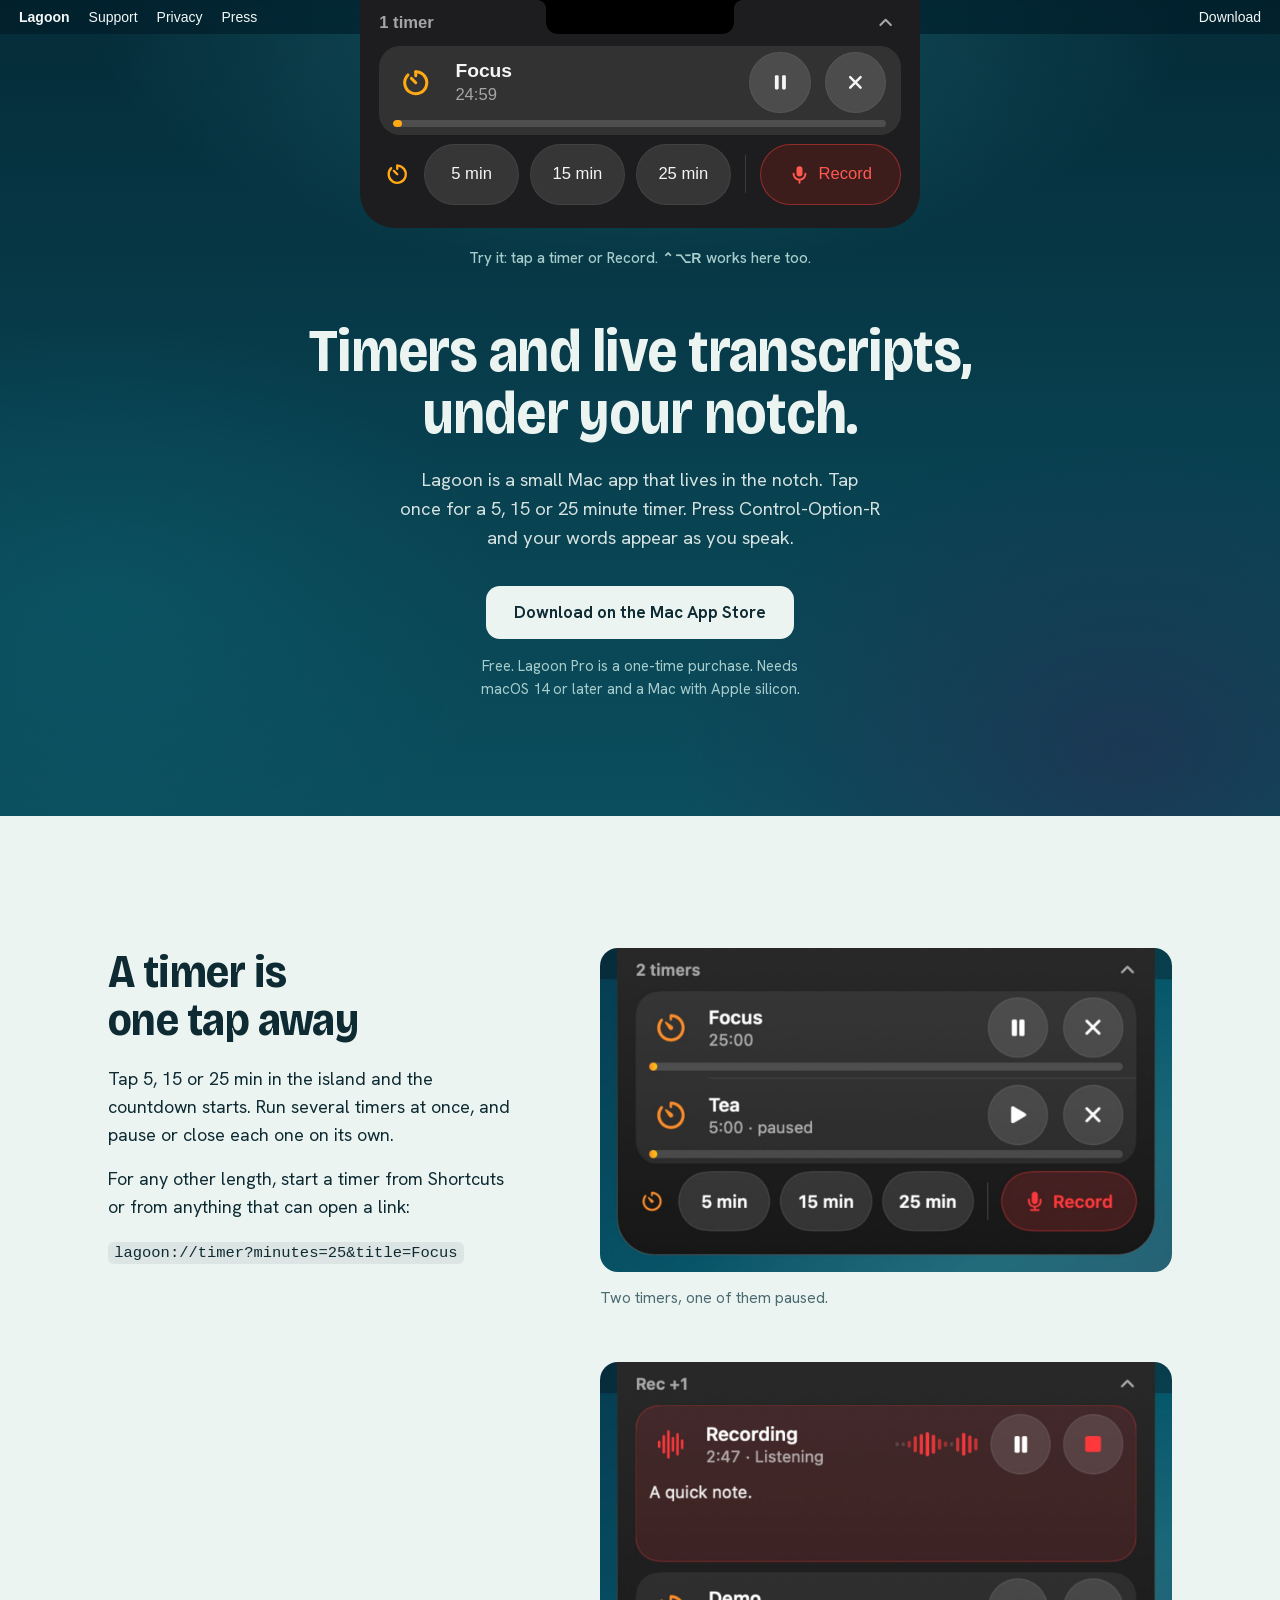
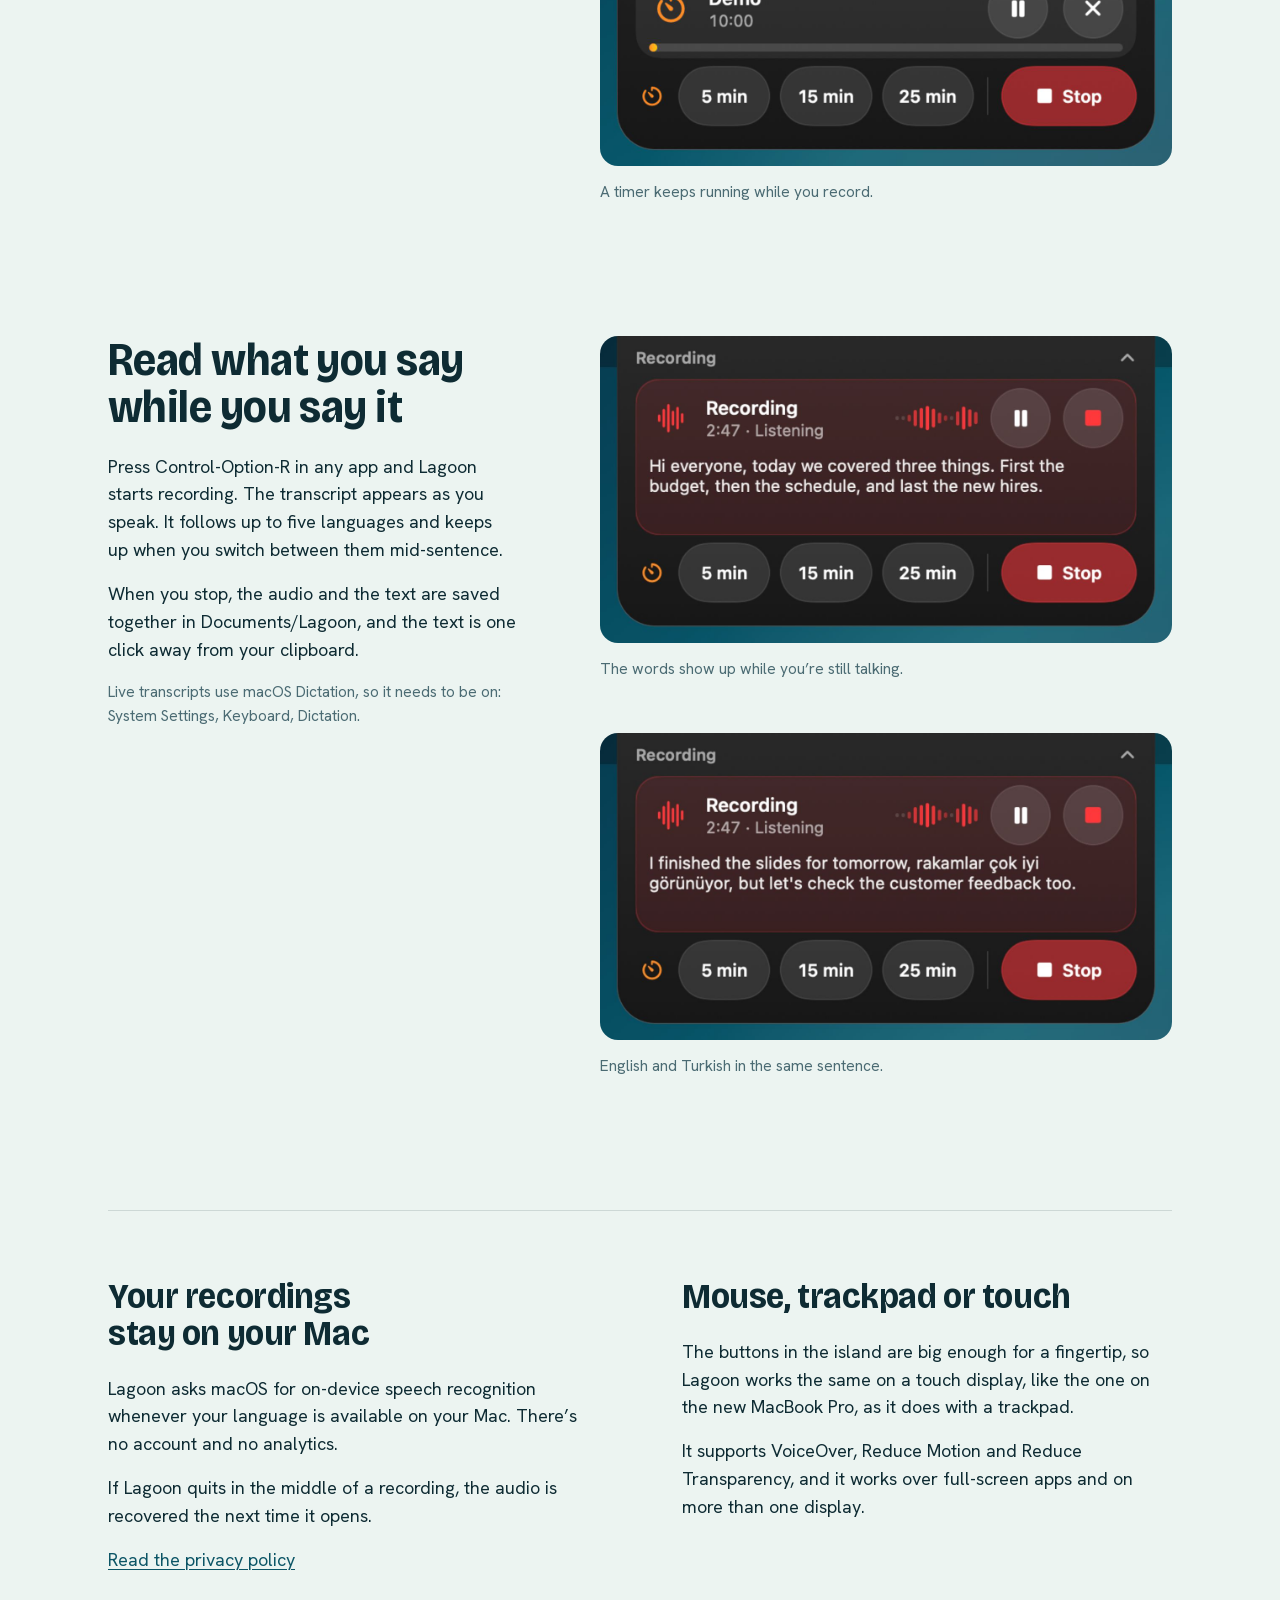
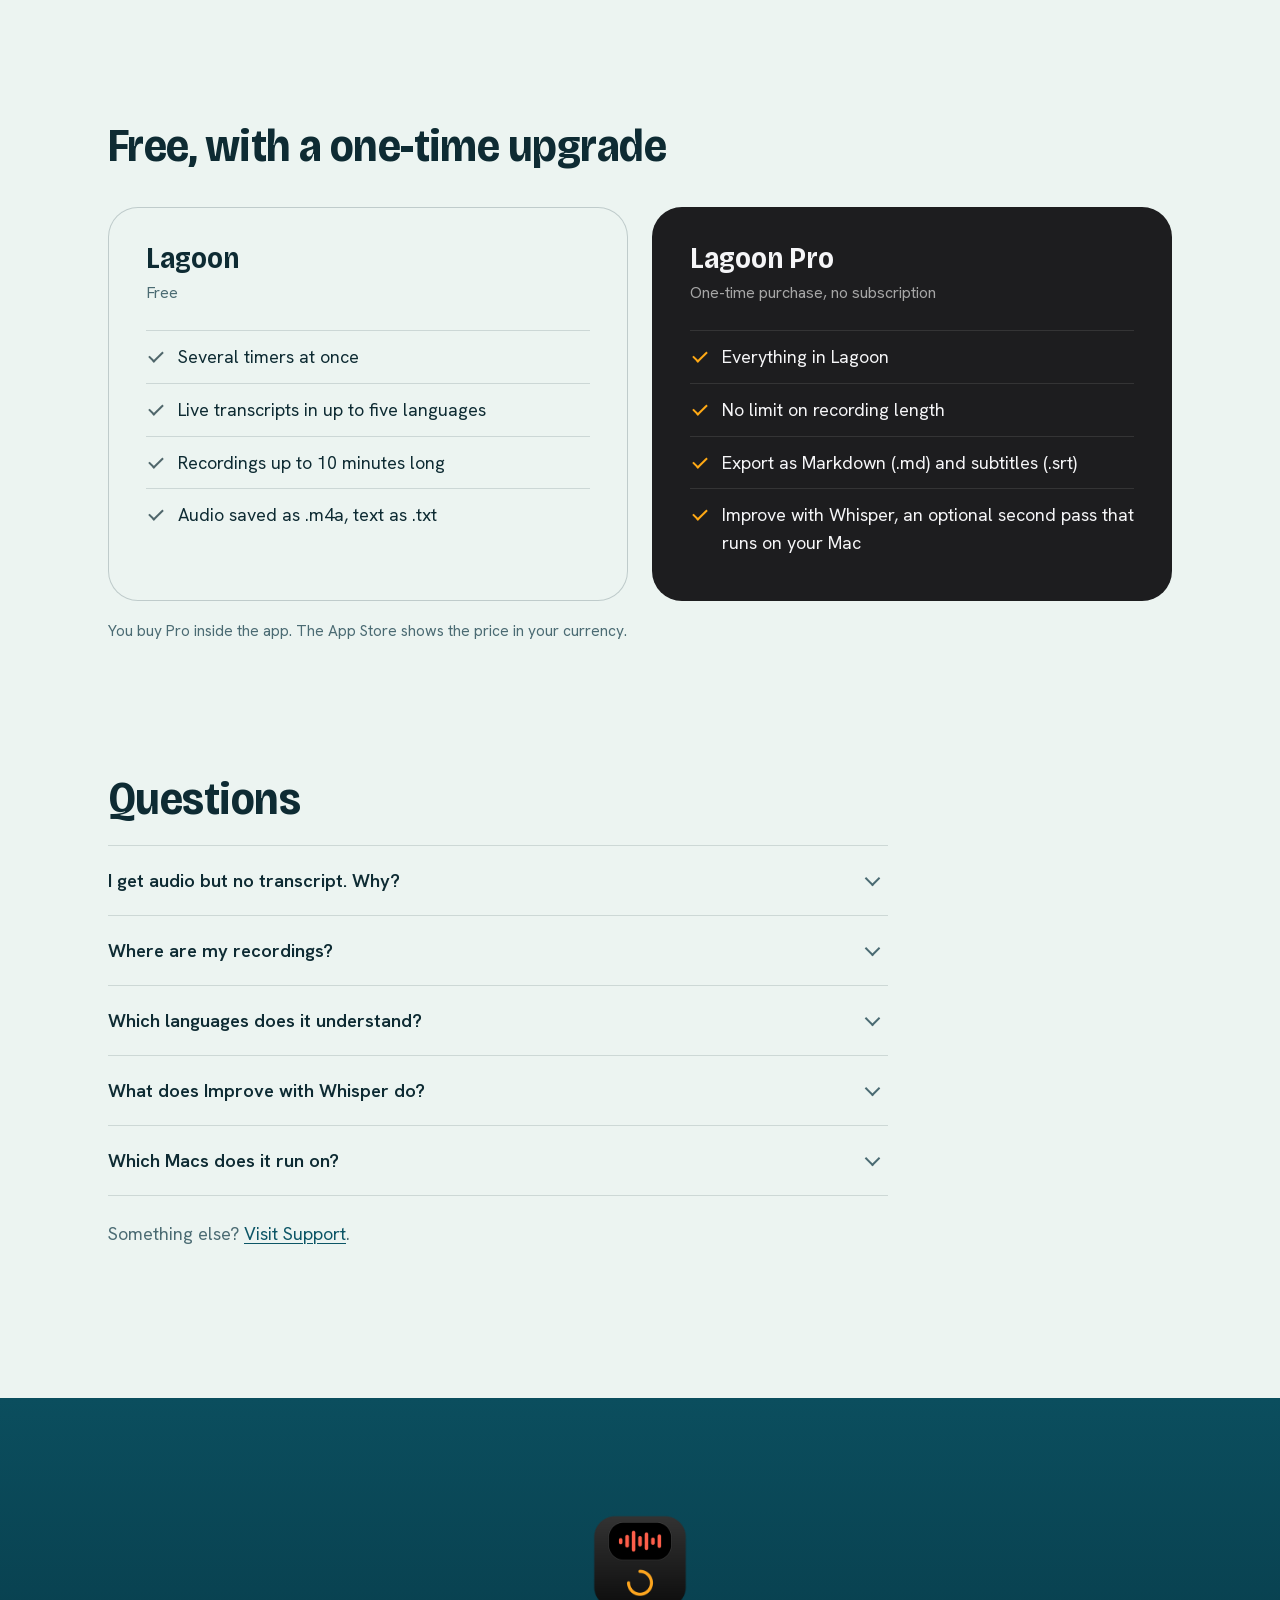
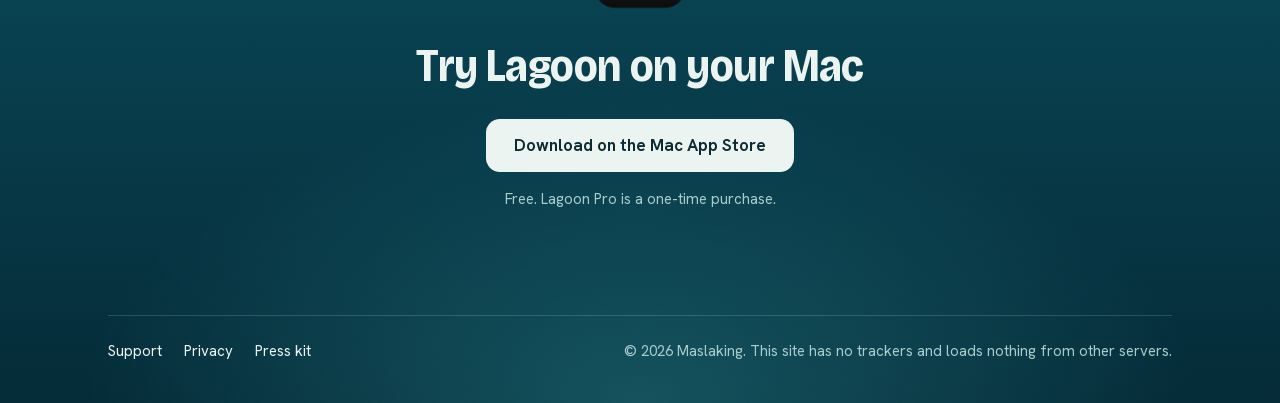
<file: index.html>
<!doctype html>
<html lang="en">
<head>
<meta charset="utf-8">
<meta name="viewport" content="width=device-width, initial-scale=1">
<title>Lagoon: timers and live transcripts in your Mac’s notch</title>
<meta name="description" content="Lagoon is a free Mac app that lives in the notch: one-tap timers, and recordings with a live transcript in up to five languages, saved on your Mac.">
<link rel="canonical" href="https://drghostling.github.io/lagoon-site/">
<meta name="theme-color" content="#052B38">
<link rel="icon" type="image/png" sizes="64x64" href="img/favicon-64.png">
<link rel="apple-touch-icon" href="img/apple-touch-icon.png">
<meta property="og:type" content="website">
<meta property="og:site_name" content="Lagoon">
<meta property="og:title" content="Lagoon: timers and live transcripts in your Mac’s notch">
<meta property="og:description" content="One-tap timers, and recordings with a live transcript in up to five languages. Free on the Mac App Store.">
<meta property="og:url" content="https://drghostling.github.io/lagoon-site/">
<meta property="og:image" content="https://drghostling.github.io/lagoon-site/img/og.jpg">
<meta property="og:image:width" content="1200">
<meta property="og:image:height" content="630">
<meta property="og:image:alt" content="Lagoon’s island under the Mac notch, showing a live transcript that mixes English and Turkish">
<meta name="twitter:card" content="summary_large_image">
<link rel="preload" href="fonts/bricolage-grotesque-latin.woff2" as="font" type="font/woff2" crossorigin>
<link rel="stylesheet" href="styles.css">
<script type="application/ld+json">{"@context":"https://schema.org","@type":"SoftwareApplication","name":"Lagoon: Notch Timer & Notes","operatingSystem":"macOS 14 or later","url":"https://drghostling.github.io/lagoon-site/","downloadUrl":"https://apps.apple.com/app/lagoon-notch-timer-notes/id6828983918?mt=12","offers":{"@type":"Offer","price":"0","priceCurrency":"USD"}}</script>
</head>
<body class="has-island">
<a class="skip" href="#main">Skip to content</a>
<div class="notch" aria-hidden="true"></div>
<header class="menubar">
  <nav aria-label="Site">
    <a class="app" href="./" aria-current="page">Lagoon</a>
    <a href="support.html">Support</a>
    <a href="privacy.html">Privacy</a>
    <a href="press.html">Press</a>
  </nav>
  <a href="https://apps.apple.com/app/lagoon-notch-timer-notes/id6828983918?mt=12">Download</a>
</header>

<main id="main">
<section class="hero on-dark" data-dark aria-labelledby="hero-h">
  <div class="island" id="island" role="group" aria-label="Lagoon, working demo">
    <div class="i-inner">
      <div class="i-head"><span id="i-label">1 timer</span><svg viewBox="0 0 24 24" aria-hidden="true" focusable="false"><path d="M5.5 15l6.5-6.5 6.5 6.5" fill="none" stroke="currentColor" stroke-width="2.6" stroke-linecap="round" stroke-linejoin="round"/></svg></div>
      <div class="i-list" id="i-list"><div class="group"><div class="t-row"><div class="t-main"><svg viewBox="0 0 24 24" aria-hidden="true" focusable="false" class="glyph"><path d="M12 3.6a8.4 8.4 0 1 1-5.94 2.46" fill="none" stroke="currentColor" stroke-width="2.3" stroke-linecap="round"/><path d="M12 3.6v3.1M12 12 8.7 8.7" fill="none" stroke="currentColor" stroke-width="2.3" stroke-linecap="round"/></svg><div><div class="t-title">Focus</div><div class="t-sub">25:00</div></div><div class="btns"><button type="button" class="ib" aria-label="Pause Focus"><svg viewBox="0 0 24 24" aria-hidden="true" focusable="false"><rect x="6.2" y="4.5" width="4" height="15" rx="1.2" fill="currentColor"/><rect x="13.8" y="4.5" width="4" height="15" rx="1.2" fill="currentColor"/></svg></button><button type="button" class="ib" aria-label="Close Focus"><svg viewBox="0 0 24 24" aria-hidden="true" focusable="false"><path d="M6.5 6.5l11 11M17.5 6.5l-11 11" fill="none" stroke="currentColor" stroke-width="2.6" stroke-linecap="round"/></svg></button></div></div><div class="t-bar" aria-hidden="true"><i></i></div></div></div></div>
      <div class="chips">
        <svg viewBox="0 0 24 24" aria-hidden="true" focusable="false" class="glyph"><path d="M12 3.6a8.4 8.4 0 1 1-5.94 2.46" fill="none" stroke="currentColor" stroke-width="2.3" stroke-linecap="round"/><path d="M12 3.6v3.1M12 12 8.7 8.7" fill="none" stroke="currentColor" stroke-width="2.3" stroke-linecap="round"/></svg>
        <button type="button" class="chip" data-min="5">5 min</button>
        <button type="button" class="chip" data-min="15">15 min</button>
        <button type="button" class="chip" data-min="25">25 min</button>
        <span class="sep" aria-hidden="true"></span>
        <button type="button" class="chip rec" id="rec"><svg viewBox="0 0 24 24" aria-hidden="true" focusable="false"><rect x="8.6" y="2.6" width="6.8" height="11.6" rx="3.4" fill="currentColor"/><path d="M5.2 11.2a6.8 6.8 0 0 0 13.6 0M12 18v3.4" fill="none" stroke="currentColor" stroke-width="2.2" stroke-linecap="round"/></svg><span>Record</span></button>
      </div>
    </div>
  </div>
  <p class="sr" id="demo-live" aria-live="polite"></p>
  <p class="hint">Try it: tap a timer or Record.<span class="kbd-only"> <kbd>⌃⌥R</kbd> works here too.</span></p>

  <h1 id="hero-h">Timers and live transcripts, under your notch.</h1>
  <p class="lede">Lagoon is a small Mac app that lives in the notch. Tap once for a 5, 15 or 25 minute timer. Press Control-Option-R and your words appear as you speak.</p>
  <a class="cta" href="https://apps.apple.com/app/lagoon-notch-timer-notes/id6828983918?mt=12">Download on the Mac App Store</a>
  <p class="cta-note">Free. Lagoon Pro is a one-time purchase. Needs macOS 14 or later and a Mac with Apple silicon.</p>
</section>

<div class="wrap">
  <section class="feature" id="timers" aria-labelledby="timers-h">
    <div class="copy">
      <h2 class="h2" id="timers-h">A timer is one tap away</h2>
      <p>Tap 5, 15 or 25 min in the island and the countdown starts. Run several timers at once, and pause or close each one on its own.</p>
      <p>For any other length, start a timer from Shortcuts or from anything that can open a link:</p>
      <p><code>lagoon://timer?minutes=25&amp;title=Focus</code></p>
    </div>
    <div class="shots">
      <figure>
        <img src="img/crop-lagoon-1-timers.jpg" width="1360" height="770" loading="lazy" alt="The island with two timers: Focus at 25:00, and Tea at 5:00 and paused.">
        <figcaption>Two timers, one of them paused.</figcaption>
      </figure>
      <figure>
        <img src="img/crop-lagoon-4-both.jpg" width="1360" height="960" loading="lazy" alt="A recording in progress, with a ten-minute timer running below it.">
        <figcaption>A timer keeps running while you record.</figcaption>
      </figure>
    </div>
  </section>

  <section class="feature" id="transcripts" aria-labelledby="transcripts-h">
    <div class="copy">
      <h2 class="h2" id="transcripts-h">Read what you say while you say it</h2>
      <p>Press Control-Option-R in any app and Lagoon starts recording. The transcript appears as you speak. It follows up to five languages and keeps up when you switch between them mid-sentence.</p>
      <p>When you stop, the audio and the text are saved together in Documents/Lagoon, and the text is one click away from your clipboard.</p>
      <p class="note">Live transcripts use macOS Dictation, so it needs to be on: System Settings, Keyboard, Dictation.</p>
    </div>
    <div class="shots">
      <figure>
        <img src="img/crop-lagoon-2-live.jpg" width="1360" height="731" loading="lazy" alt="A recording in progress, with a short meeting summary appearing as live text.">
        <figcaption>The words show up while you’re still talking.</figcaption>
      </figure>
      <figure>
        <img src="img/crop-lagoon-3-mixed.jpg" width="1360" height="730" loading="lazy" alt="A live transcript that moves from English to Turkish and back within one sentence.">
        <figcaption>English and Turkish in the same sentence.</figcaption>
      </figure>
    </div>
  </section>

  <div class="duo">
    <section aria-labelledby="privacy-h">
      <h2 class="h2" id="privacy-h">Your recordings stay on your Mac</h2>
      <p>Lagoon asks macOS for on-device speech recognition whenever your language is available on your Mac. There’s no account and no analytics.</p>
      <p>If Lagoon quits in the middle of a recording, the audio is recovered the next time it opens.</p>
      <p><a href="privacy.html">Read the privacy policy</a></p>
    </section>
    <section aria-labelledby="touch-h">
      <h2 class="h2" id="touch-h">Mouse, trackpad or touch</h2>
      <p>The buttons in the island are big enough for a fingertip, so Lagoon works the same on a touch display, like the one on the new MacBook Pro, as it does with a trackpad.</p>
      <p>It supports VoiceOver, Reduce Motion and Reduce Transparency, and it works over full-screen apps and on more than one display.</p>
    </section>
  </div>

  <section class="plans-sec" id="pro" aria-labelledby="pro-h">
    <h2 class="h2" id="pro-h">Free, with a one-time upgrade</h2>
    <div class="plans">
      <div class="plan free">
        <h3>Lagoon</h3>
        <p class="kind">Free</p>
        <ul>
          <li>Several timers at once</li>
          <li>Live transcripts in up to five languages</li>
          <li>Recordings up to 10 minutes long</li>
          <li>Audio saved as .m4a, text as .txt</li>
        </ul>
      </div>
      <div class="plan pro">
        <h3>Lagoon Pro</h3>
        <p class="kind">One-time purchase, no subscription</p>
        <ul>
          <li>Everything in Lagoon</li>
          <li>No limit on recording length</li>
          <li>Export as Markdown (.md) and subtitles (.srt)</li>
          <li>Improve with Whisper, an optional second pass that runs on your Mac</li>
        </ul>
      </div>
    </div>
    <p class="plans-note">You buy Pro inside the app. The App Store shows the price in your currency.</p>
  </section>

  <section class="faq-sec" id="faq" aria-labelledby="faq-h">
    <h2 class="h2" id="faq-h">Questions</h2>
    <div class="faq">
      <details>
        <summary>I get audio but no transcript. Why?</summary>
        <p>Live transcripts need Dictation switched on: System Settings, Keyboard, Dictation. Lagoon also asks for microphone and speech recognition access the first time you record. If you said no, allow it in System Settings, Privacy &amp; Security.</p>
      </details>
      <details>
        <summary>Where are my recordings?</summary>
        <p>In Documents/Lagoon, one folder per recording with the audio and the transcript. Each folder is named after the first words you said.</p>
      </details>
      <details>
        <summary>Which languages does it understand?</summary>
        <p>By default, your system languages and English. In Settings, under Speech languages, you can choose up to five. The live transcript listens for the first two at once, and the optional Whisper pass uses all of them.</p>
      </details>
      <details>
        <summary>What does Improve with Whisper do?</summary>
        <p>It’s part of Lagoon Pro: an optional second pass that re-transcribes a saved recording with the open-source Whisper model. Lagoon asks before it downloads the model once (480 to 626 MB). After that it runs entirely on your Mac and uploads nothing.</p>
      </details>
      <details>
        <summary>Which Macs does it run on?</summary>
        <p>Macs with Apple silicon running macOS 14 or later.</p>
      </details>
    </div>
    <p class="faq-more">Something else? <a href="support.html">Visit Support</a>.</p>
  </section>
</div>
</main>

<footer class="end on-dark" data-dark>
  <div class="wrap">
    <img class="icon" src="img/icon-256.png" width="104" height="104" alt="">
    <h2 class="h2">Try Lagoon on your Mac</h2>
    <a class="cta" href="https://apps.apple.com/app/lagoon-notch-timer-notes/id6828983918?mt=12">Download on the Mac App Store</a>
    <p class="cta-note">Free. Lagoon Pro is a one-time purchase.</p>
    <div class="foot">
      <nav aria-label="Footer"><a href="support.html">Support</a><a href="privacy.html">Privacy</a><a href="press.html">Press kit</a></nav>
      <p>© 2026 Maslaking. This site has no trackers and loads nothing from other servers.</p>
    </div>
  </div>
</footer>
<script src="lagoon.js" defer></script>
</body>
</html>
</file>
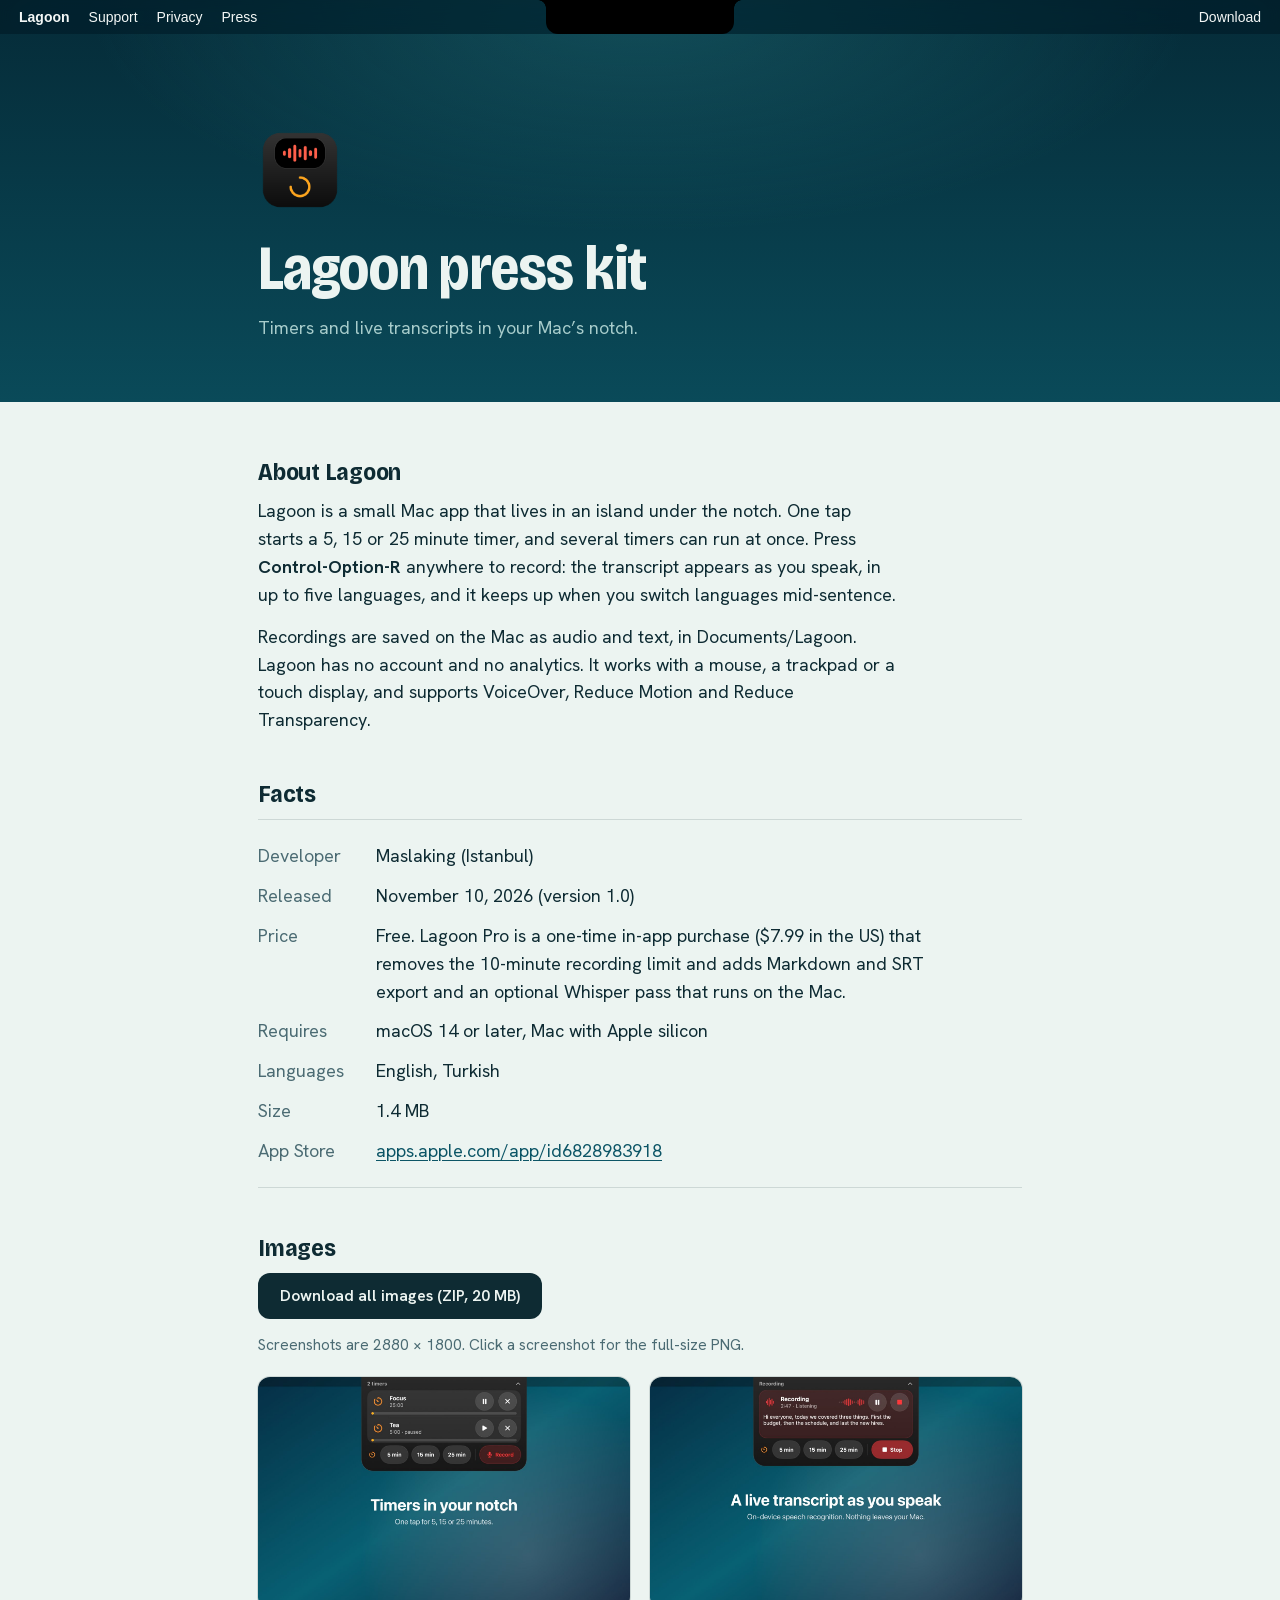
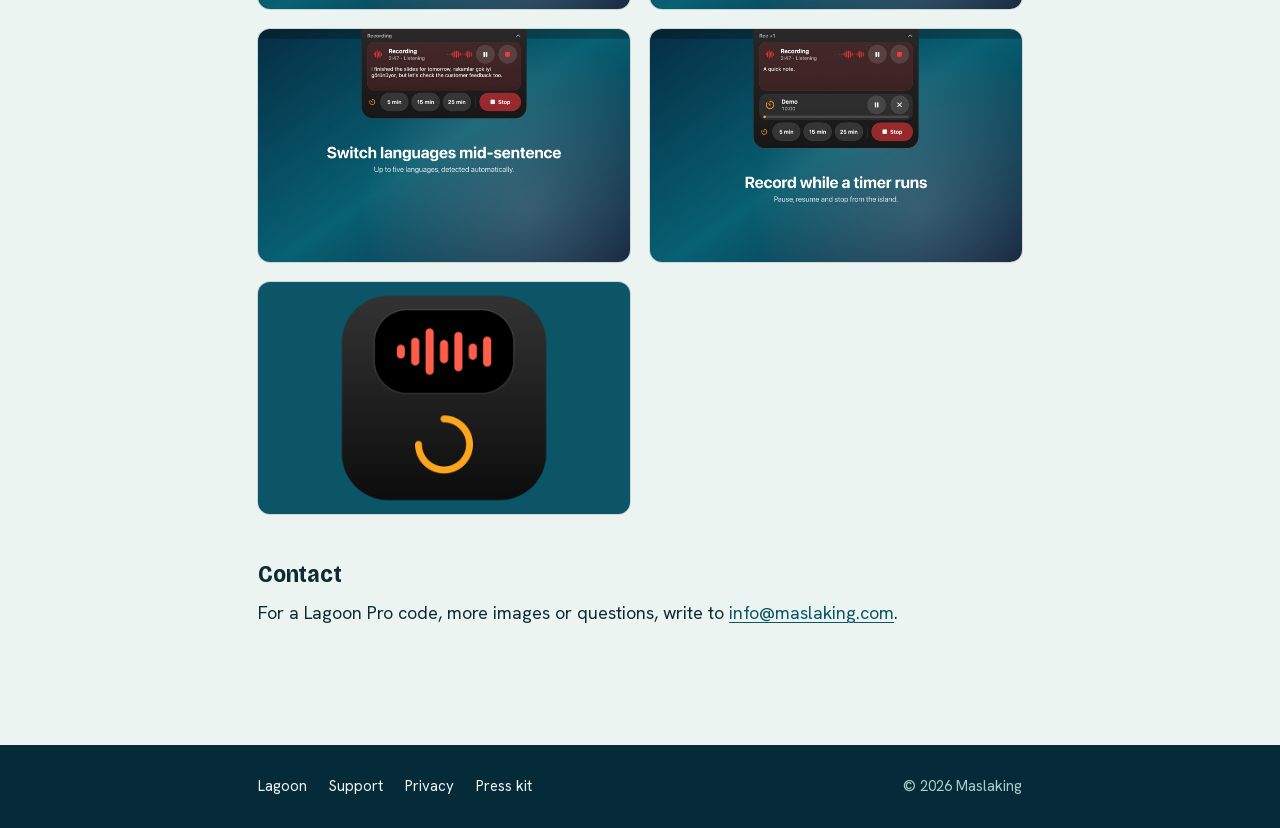
<file: press.html>
<!doctype html>
<html lang="en">
<head>
<meta charset="utf-8">
<meta name="viewport" content="width=device-width, initial-scale=1">
<title>Lagoon press kit</title>
<meta name="description" content="Press kit for Lagoon, a Mac app for timers and live transcripts in the notch: facts, screenshots and icon.">
<link rel="canonical" href="https://drghostling.github.io/lagoon-site/press.html">
<meta name="theme-color" content="#052B38">
<link rel="icon" type="image/png" sizes="64x64" href="img/favicon-64.png">
<link rel="apple-touch-icon" href="img/apple-touch-icon.png">
<link rel="stylesheet" href="styles.css">
</head>
<body>
<a class="skip" href="#main">Skip to content</a>
<div class="notch" aria-hidden="true"></div>
<header class="menubar">
  <nav aria-label="Site"><a class="app" href="./">Lagoon</a><a href="support.html">Support</a><a href="privacy.html">Privacy</a><a href="press.html" aria-current="page">Press</a></nav>
  <a href="https://apps.apple.com/app/lagoon-notch-timer-notes/id6828983918?mt=12">Download</a>
</header>
<main id="main">
<header class="page-head on-dark" data-dark><div class="wrap">
<img class="icon" src="img/icon-256.png" width="84" height="84" alt="">
<h1>Lagoon press kit</h1>
<p>Timers and live transcripts in your Mac&rsquo;s notch.</p>
</div></header>
<div class="doc"><div class="wrap">
<h2>About Lagoon</h2>
<p>Lagoon is a small Mac app that lives in an island under the notch. One tap starts a 5, 15 or 25 minute timer, and several timers can run at once. Press <strong>Control-Option-R</strong> anywhere to record: the transcript appears as you speak, in up to five languages, and it keeps up when you switch languages mid-sentence.</p>
<p>Recordings are saved on the Mac as audio and text, in Documents/Lagoon. Lagoon has no account and no analytics. It works with a mouse, a trackpad or a touch display, and supports VoiceOver, Reduce Motion and Reduce Transparency.</p>
<h2>Facts</h2>
<dl class="facts">
<dt>Developer</dt><dd>Maslaking (Istanbul)</dd>
<dt>Released</dt><dd>November 10, 2026 (version 1.0)</dd>
<dt>Price</dt><dd>Free. Lagoon Pro is a one-time in-app purchase ($7.99 in the US) that removes the 10-minute recording limit and adds Markdown and SRT export and an optional Whisper pass that runs on the Mac.</dd>
<dt>Requires</dt><dd>macOS 14 or later, Mac with Apple silicon</dd>
<dt>Languages</dt><dd>English, Turkish</dd>
<dt>Size</dt><dd>1.4 MB</dd>
<dt>App Store</dt><dd><a href="https://apps.apple.com/app/id6828983918">apps.apple.com/app/id6828983918</a></dd>
</dl>
<h2>Images</h2>
<p><a class="btn-ink" href="press/lagoon-press-kit.zip">Download all images (ZIP, 20 MB)</a></p>
<p class="note">Screenshots are 2880 &times; 1800. Click a screenshot for the full-size PNG.</p>
<div class="press-shots">
<a href="press/lagoon-1-timers.png"><img src="press/lagoon-1-timers-1440.jpg" width="1440" height="900" loading="lazy" alt="Two timers running in the island under the notch"></a>
<a href="press/lagoon-2-live.png"><img src="press/lagoon-2-live-1440.jpg" width="1440" height="900" loading="lazy" alt="A recording with its live transcript"></a>
<a href="press/lagoon-3-mixed.png"><img src="press/lagoon-3-mixed-1440.jpg" width="1440" height="900" loading="lazy" alt="A live transcript switching between English and Turkish mid-sentence"></a>
<a href="press/lagoon-4-both.png"><img src="press/lagoon-4-both-1440.jpg" width="1440" height="900" loading="lazy" alt="Recording while a timer runs"></a>
<a href="press/lagoon-icon-1024.png"><img src="press/lagoon-icon-1024.png" width="1024" height="1024" loading="lazy" alt="Lagoon icon, 1024 pixels"></a>
</div>
<h2>Contact</h2>
<p>For a Lagoon Pro code, more images or questions, write to <a href="mailto:info@maslaking.com">info@maslaking.com</a>.</p>
</div></div>
</main>
<footer class="small-foot on-dark" data-dark><div class="wrap"><div class="foot">
  <nav aria-label="Footer"><a href="./">Lagoon</a><a href="support.html">Support</a><a href="privacy.html">Privacy</a><a href="press.html">Press kit</a></nav>
  <p>&copy; 2026 Maslaking</p>
</div></div></footer>
<script src="lagoon.js" defer></script>
</body>
</html>
</file>
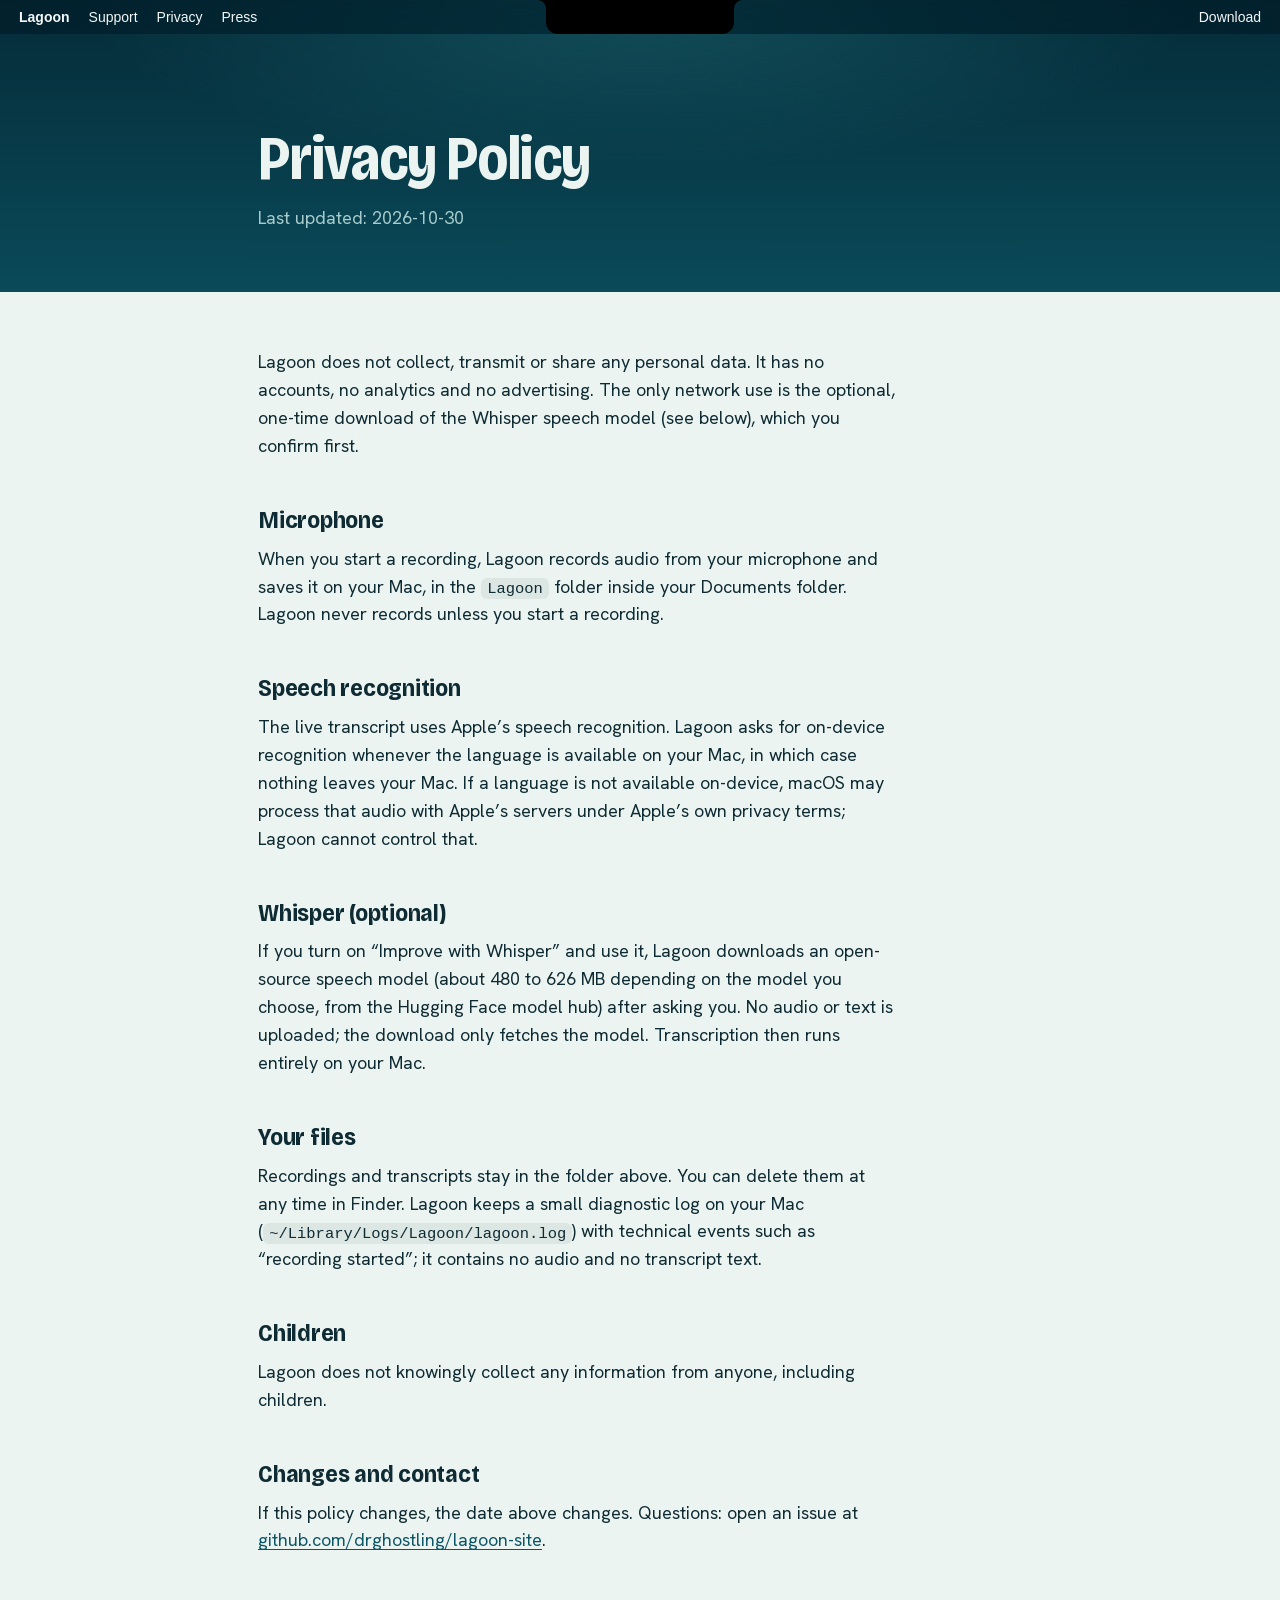
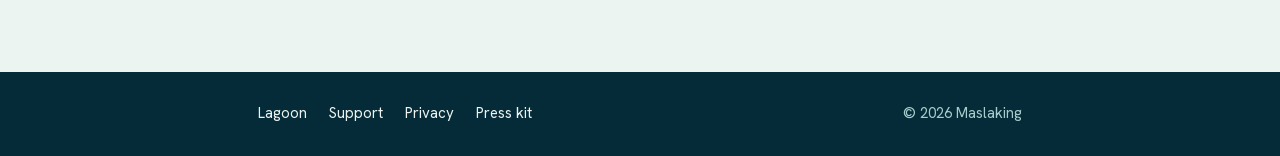
<file: privacy.html>
<!doctype html>
<html lang="en">
<head>
<meta charset="utf-8">
<meta name="viewport" content="width=device-width, initial-scale=1">
<title>Lagoon Privacy Policy</title>
<meta name="description" content="Lagoon does not collect or share personal data. Audio and transcripts stay on your Mac.">
<link rel="canonical" href="https://drghostling.github.io/lagoon-site/privacy.html">
<meta name="theme-color" content="#052B38">
<link rel="icon" type="image/png" sizes="64x64" href="img/favicon-64.png">
<link rel="apple-touch-icon" href="img/apple-touch-icon.png">
<link rel="stylesheet" href="styles.css">
</head>
<body>
<a class="skip" href="#main">Skip to content</a>
<div class="notch" aria-hidden="true"></div>
<header class="menubar">
  <nav aria-label="Site"><a class="app" href="./">Lagoon</a><a href="support.html">Support</a><a href="privacy.html" aria-current="page">Privacy</a><a href="press.html">Press</a></nav>
  <a href="https://apps.apple.com/app/lagoon-notch-timer-notes/id6828983918?mt=12">Download</a>
</header>
<main id="main">
<header class="page-head on-dark" data-dark><div class="wrap">
<h1>Privacy Policy</h1>
<p>Last updated: 2026-10-30</p>
</div></header>
<div class="doc"><div class="wrap">
<p>Lagoon does not collect, transmit or share any personal data. It has no accounts, no analytics and no advertising. The only network use is the optional, one-time download of the Whisper speech model (see below), which you confirm first.</p>
<h2>Microphone</h2>
<p>When you start a recording, Lagoon records audio from your microphone and saves it on your Mac, in the <code>Lagoon</code> folder inside your Documents folder. Lagoon never records unless you start a recording.</p>
<h2>Speech recognition</h2>
<p>The live transcript uses Apple&rsquo;s speech recognition. Lagoon asks for on-device recognition whenever the language is available on your Mac, in which case nothing leaves your Mac. If a language is not available on-device, macOS may process that audio with Apple&rsquo;s servers under Apple&rsquo;s own privacy terms; Lagoon cannot control that.</p>
<h2>Whisper (optional)</h2>
<p>If you turn on &ldquo;Improve with Whisper&rdquo; and use it, Lagoon downloads an open-source speech model (about 480 to 626&nbsp;MB depending on the model you choose, from the Hugging Face model hub) after asking you. No audio or text is uploaded; the download only fetches the model. Transcription then runs entirely on your Mac.</p>
<h2>Your files</h2>
<p>Recordings and transcripts stay in the folder above. You can delete them at any time in Finder. Lagoon keeps a small diagnostic log on your Mac (<code>~/Library/Logs/Lagoon/lagoon.log</code>) with technical events such as &ldquo;recording started&rdquo;; it contains no audio and no transcript text.</p>
<h2>Children</h2>
<p>Lagoon does not knowingly collect any information from anyone, including children.</p>
<h2>Changes and contact</h2>
<p>If this policy changes, the date above changes. Questions: open an issue at <a href="https://github.com/drghostling/lagoon-site/issues">github.com/drghostling/lagoon-site</a>.</p>
</div></div>
</main>
<footer class="small-foot on-dark" data-dark><div class="wrap"><div class="foot">
  <nav aria-label="Footer"><a href="./">Lagoon</a><a href="support.html">Support</a><a href="privacy.html">Privacy</a><a href="press.html">Press kit</a></nav>
  <p>&copy; 2026 Maslaking</p>
</div></div></footer>
<script src="lagoon.js" defer></script>
</body>
</html>
</file>
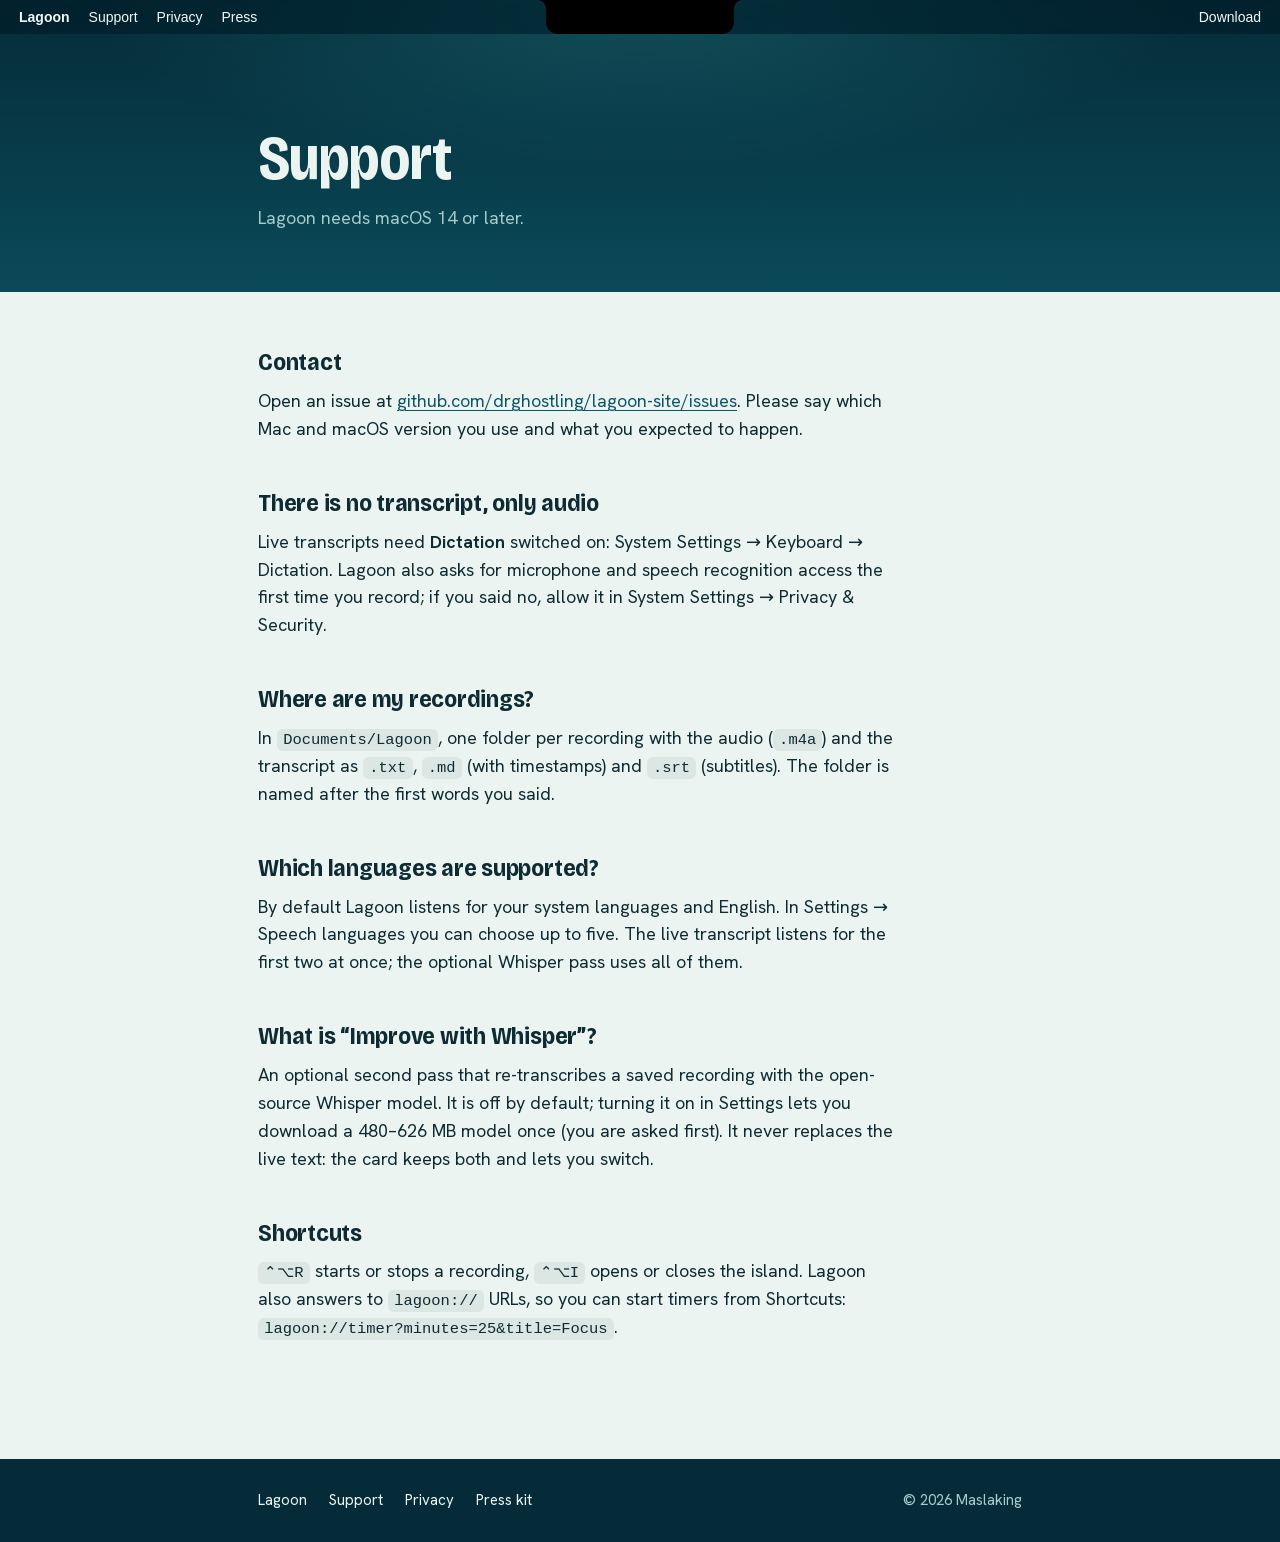
<file: support.html>
<!doctype html>
<html lang="en">
<head>
<meta charset="utf-8">
<meta name="viewport" content="width=device-width, initial-scale=1">
<title>Lagoon Support</title>
<meta name="description" content="Help for Lagoon: permissions, Dictation, recordings, shortcuts and how to get in touch.">
<link rel="canonical" href="https://drghostling.github.io/lagoon-site/support.html">
<meta name="theme-color" content="#052B38">
<link rel="icon" type="image/png" sizes="64x64" href="img/favicon-64.png">
<link rel="apple-touch-icon" href="img/apple-touch-icon.png">
<link rel="stylesheet" href="styles.css">
</head>
<body>
<a class="skip" href="#main">Skip to content</a>
<div class="notch" aria-hidden="true"></div>
<header class="menubar">
  <nav aria-label="Site"><a class="app" href="./">Lagoon</a><a href="support.html" aria-current="page">Support</a><a href="privacy.html">Privacy</a><a href="press.html">Press</a></nav>
  <a href="https://apps.apple.com/app/lagoon-notch-timer-notes/id6828983918?mt=12">Download</a>
</header>
<main id="main">
<header class="page-head on-dark" data-dark><div class="wrap">
<h1>Support</h1>
<p>Lagoon needs macOS 14 or later.</p>
</div></header>
<div class="doc"><div class="wrap">
<h2>Contact</h2>
<p>Open an issue at <a href="https://github.com/drghostling/lagoon-site/issues">github.com/drghostling/lagoon-site/issues</a>. Please say which Mac and macOS version you use and what you expected to happen.</p>
<h2>There is no transcript, only audio</h2>
<p>Live transcripts need <strong>Dictation</strong> switched on: System Settings &rarr; Keyboard &rarr; Dictation. Lagoon also asks for microphone and speech recognition access the first time you record; if you said no, allow it in System Settings &rarr; Privacy &amp; Security.</p>
<h2>Where are my recordings?</h2>
<p>In <code>Documents/Lagoon</code>, one folder per recording with the audio (<code>.m4a</code>) and the transcript as <code>.txt</code>, <code>.md</code> (with timestamps) and <code>.srt</code> (subtitles). The folder is named after the first words you said.</p>
<h2>Which languages are supported?</h2>
<p>By default Lagoon listens for your system languages and English. In Settings &rarr; Speech languages you can choose up to five. The live transcript listens for the first two at once; the optional Whisper pass uses all of them.</p>
<h2>What is &ldquo;Improve with Whisper&rdquo;?</h2>
<p>An optional second pass that re-transcribes a saved recording with the open-source Whisper model. It is off by default; turning it on in Settings lets you download a 480&ndash;626&nbsp;MB model once (you are asked first). It never replaces the live text: the card keeps both and lets you switch.</p>
<h2>Shortcuts</h2>
<p><code>&#8963;&#8997;R</code> starts or stops a recording, <code>&#8963;&#8997;I</code> opens or closes the island. Lagoon also answers to <code>lagoon://</code> URLs, so you can start timers from Shortcuts: <code>lagoon://timer?minutes=25&amp;title=Focus</code>.</p>
</div></div>
</main>
<footer class="small-foot on-dark" data-dark><div class="wrap"><div class="foot">
  <nav aria-label="Footer"><a href="./">Lagoon</a><a href="support.html">Support</a><a href="privacy.html">Privacy</a><a href="press.html">Press kit</a></nav>
  <p>&copy; 2026 Maslaking</p>
</div></div></footer>
<script src="lagoon.js" defer></script>
</body>
</html>
</file>
<file: styles.css>
/* Lagoon site. Fonts are self-hosted, so the site loads nothing from other servers. */
@font-face{font-family:'Bricolage Grotesque';font-style:normal;font-weight:400 800;font-stretch:75% 100%;font-display:swap;src:url(fonts/bricolage-grotesque-latin-ext.woff2) format('woff2');unicode-range:U+0100-02BA,U+02BD-02C5,U+02C7-02CC,U+02CE-02D7,U+02DD-02FF,U+0304,U+0308,U+0329,U+1D00-1DBF,U+1E00-1E9F,U+1EF2-1EFF,U+2020,U+20A0-20AB,U+20AD-20C4,U+2113,U+2C60-2C7F,U+A720-A7FF}
@font-face{font-family:'Bricolage Grotesque';font-style:normal;font-weight:400 800;font-stretch:75% 100%;font-display:swap;src:url(fonts/bricolage-grotesque-latin.woff2) format('woff2');unicode-range:U+0000-00FF,U+0131,U+0152-0153,U+02BB-02BC,U+02C6,U+02DA,U+02DC,U+0304,U+0308,U+0329,U+2000-206F,U+20AC,U+2122,U+2191,U+2193,U+2212,U+2215,U+FEFF,U+FFFD}
@font-face{font-family:'Hanken Grotesk';font-style:normal;font-weight:400 700;font-display:swap;src:url(fonts/hanken-grotesk-latin-ext.woff2) format('woff2');unicode-range:U+0100-02BA,U+02BD-02C5,U+02C7-02CC,U+02CE-02D7,U+02DD-02FF,U+0304,U+0308,U+0329,U+1D00-1DBF,U+1E00-1E9F,U+1EF2-1EFF,U+2020,U+20A0-20AB,U+20AD-20C4,U+2113,U+2C60-2C7F,U+A720-A7FF}
@font-face{font-family:'Hanken Grotesk';font-style:normal;font-weight:400 700;font-display:swap;src:url(fonts/hanken-grotesk-latin.woff2) format('woff2');unicode-range:U+0000-00FF,U+0131,U+0152-0153,U+02BB-02BC,U+02C6,U+02DA,U+02DC,U+0304,U+0308,U+0329,U+2000-206F,U+20AC,U+2122,U+2191,U+2193,U+2212,U+2215,U+FEFF,U+FFFD}

:root{
  --abyss:#052B38; --deep:#0A4757; --lagoon:#0C5566; --shallows:#2A8A92;
  --foam:#ECF4F1; --ink:#0E2B33; --ink-2:#4B6B73; --mist:#A7CCCB;
  --line:rgba(14,43,51,.14);
  --display:'Bricolage Grotesque',ui-sans-serif,system-ui,sans-serif;
  --text:'Hanken Grotesk',ui-sans-serif,system-ui,sans-serif;
  --mac:-apple-system,BlinkMacSystemFont,'SF Pro Text','Helvetica Neue',Arial,sans-serif;
  --bar:34px;
  /* the island's own colours, sampled from the app */
  --i-bg:#1D1D1F; --i-card:#323232; --i-btn:#4C4C4C; --i-chip:#363636; --i-line:#404040;
  --i-text:#F5F5F7; --i-sub:#A6A6A6; --i-amber:#FFA915; --i-red:#FF453A;
  --i-red-card:#3E2324; --i-red-pill:#431F1F; --i-stop:#982B2E; --i-green:#34C759;
}
*{box-sizing:border-box}
html{-webkit-text-size-adjust:100%;scroll-padding-top:calc(var(--bar) + 20px)}
body{margin:0;background:var(--foam);color:var(--ink);font:400 18px/1.55 var(--text);-webkit-font-smoothing:antialiased}
img{max-width:100%;height:auto;display:block}
a{color:var(--lagoon);text-underline-offset:.18em;text-decoration-thickness:1px}
a:hover{color:var(--ink)}
:focus-visible{outline:2px solid var(--ink);outline-offset:3px}
.on-dark :focus-visible,.island :focus-visible,.menubar:not(.light) :focus-visible{outline-color:#FFD58A}
code{font:500 .86em/1.4 ui-monospace,'SF Mono',Menlo,Consolas,monospace;background:rgba(14,43,51,.07);padding:.12em .4em;border-radius:6px;overflow-wrap:anywhere}
.sr{position:absolute!important;width:1px;height:1px;overflow:hidden;clip:rect(0 0 0 0);white-space:nowrap}
.skip{position:absolute;left:12px;top:-80px;z-index:100;background:var(--ink);color:var(--foam);padding:10px 14px;border-radius:8px;text-decoration:none}
.skip:focus{top:46px;color:var(--foam)}
.wrap{max-width:1120px;margin:0 auto;padding:0 28px}

/* ---------- the menu bar is the site's navigation, notch and all ---------- */
.menubar{position:sticky;top:0;z-index:50;height:var(--bar);display:flex;align-items:center;justify-content:space-between;padding:0 10px;
  font:500 14px/1 var(--mac);color:#F3F7F6;background:rgba(3,27,37,.62);
  -webkit-backdrop-filter:blur(24px) saturate(160%);backdrop-filter:blur(24px) saturate(160%);
  transition:background-color .3s ease,color .3s ease}
.menubar.light{color:var(--ink);background:rgba(236,244,241,.9)}
.menubar nav{display:flex;align-items:center;gap:1px}
.menubar a{color:inherit;text-decoration:none;padding:5px 9px;border-radius:5px;white-space:nowrap}
.menubar a:hover{color:inherit;background:rgba(255,255,255,.14)}
.menubar.light a:hover{background:rgba(14,43,51,.08)}
.menubar .app{font-weight:700}
.notch{position:fixed;left:50%;top:0;z-index:70;width:188px;height:var(--bar);margin-left:-94px;background:#000;border-radius:0 0 12px 12px;pointer-events:none}
.notch::before,.notch::after{content:"";position:absolute;top:0;width:8px;height:8px}
.notch::before{left:-8px;background:radial-gradient(circle at 0 100%,transparent 7.5px,#000 8px)}
.notch::after{right:-8px;background:radial-gradient(circle at 100% 100%,transparent 7.5px,#000 8px)}

/* ---------- hero: lagoon water, with the island hanging from the notch ---------- */
.hero{position:relative;margin-top:calc(-1 * var(--bar));padding:0 0 116px;color:var(--foam);text-align:center;
  background:
    radial-gradient(60% 46% at 50% 0%,rgba(42,138,146,.42),transparent 72%),
    radial-gradient(50% 55% at 88% 92%,rgba(30,52,82,.85),transparent 70%),
    radial-gradient(45% 50% at 8% 75%,rgba(13,92,108,.55),transparent 70%),
    linear-gradient(180deg,var(--abyss) 0%,#08404F 55%,#0B4E5E 100%)}
.hint{margin:20px auto 0;padding:0 20px;font:500 15px/1.4 var(--text);color:var(--mist)}
.hint kbd{font:600 14px/1 var(--mac);letter-spacing:.04em}
.hero h1{font:700 clamp(2.3rem,4.7vw,4.3rem)/1.02 var(--display);font-stretch:90%;letter-spacing:-.012em;margin:52px auto 0;max-width:calc(12em + 40px);padding:0 20px;text-wrap:balance}
.lede{margin:22px auto 0;padding:0 20px;max-width:52ch;font-size:clamp(1.06rem,1.45vw,1.22rem);line-height:1.55;color:rgba(236,244,241,.9);text-wrap:pretty}
.cta{display:inline-flex;align-items:center;justify-content:center;margin-top:34px;padding:18px 28px;border-radius:14px;background:var(--foam);color:var(--ink);font:650 17px/1 var(--text);text-decoration:none;transition:background-color .15s ease,transform .15s ease}
.cta:hover{background:#fff;color:var(--ink);transform:translateY(-1px)}
.cta-note{margin:16px auto 0;padding:0 20px;max-width:46ch;font-size:15px;line-height:1.5;color:var(--mist)}

/* ---------- the island: a working copy of Lagoon's UI, sized from the app's own screenshots ---------- */
.island{--iw:min(560px,calc(100vw - 216px));--u:calc(var(--iw) / 640);
  position:relative;z-index:60;width:var(--iw);margin:0 auto;height:var(--ih,auto);overflow:hidden;
  background:var(--i-bg);color:var(--i-text);border-radius:0 0 calc(40 * var(--u)) calc(40 * var(--u));
  font:400 max(11px,calc(19 * var(--u)))/1.3 var(--mac);text-align:left;-webkit-font-smoothing:antialiased;
  transform-origin:50% 0;transition:height .42s cubic-bezier(.3,.9,.3,1);animation:drop .95s cubic-bezier(.22,.9,.28,1) .25s backwards}
/* grows out of the notch: starts the size of the notch, hidden behind it */
@keyframes drop{from{transform:scale(.34,.15)}to{transform:none}}
.i-inner{padding:0 calc(22 * var(--u)) calc(27 * var(--u));animation:fadein .4s ease .95s backwards}
@keyframes fadein{from{opacity:0}to{opacity:1}}
.island button{appearance:none;-webkit-appearance:none;border:0;margin:0;padding:0;font:inherit;color:inherit;cursor:pointer;-webkit-tap-highlight-color:transparent}
.i-head{display:flex;align-items:center;justify-content:space-between;height:calc(52 * var(--u));padding:0 calc(6 * var(--u)) 0 0;color:var(--i-sub);font-weight:600}
.i-head svg{width:calc(22 * var(--u));height:calc(22 * var(--u))}
.i-list{display:flex;flex-direction:column;gap:calc(10 * var(--u))}
.i-list:empty{display:none}
.group{background:var(--i-card);border-radius:calc(24 * var(--u))}
.t-row{position:relative;padding:calc(7 * var(--u)) calc(17 * var(--u)) calc(9 * var(--u)) calc(16 * var(--u))}
.t-row + .t-row::before{content:"";position:absolute;top:0;left:calc(87 * var(--u));right:0;height:1px;background:var(--i-line)}
.t-main,.r-main{display:grid;grid-template-columns:calc(36 * var(--u)) minmax(0,1fr) auto;align-items:center;column-gap:calc(27 * var(--u));padding-left:calc(8 * var(--u))}
.glyph{width:calc(36 * var(--u));height:calc(36 * var(--u));color:var(--i-amber)}
.t-title{font-weight:600;font-size:max(12px,calc(22 * var(--u)));line-height:1.2}
.t-sub{color:var(--i-sub);font-variant-numeric:tabular-nums;margin-top:calc(3 * var(--u));white-space:nowrap;overflow:hidden;text-overflow:ellipsis}
.btns{display:flex;gap:calc(16 * var(--u))}
.ib{width:calc(70 * var(--u));height:calc(70 * var(--u));border-radius:50%;background:var(--i-btn);display:grid;place-items:center;color:#fff;box-shadow:inset 0 0 0 1px rgba(255,255,255,.05);transition:background-color .15s ease}
.ib:hover{background:#5A5A5C}
.ib svg{width:calc(26 * var(--u));height:calc(26 * var(--u))}
.ib .red{color:var(--i-red)}
.t-bar{position:relative;height:calc(8 * var(--u));margin-top:calc(8 * var(--u));border-radius:99px;background:#4E4E4E;overflow:hidden}
.t-bar i{position:absolute;left:0;top:0;bottom:0;width:max(calc(10 * var(--u)),var(--p,0%));background:var(--i-amber);border-radius:99px;transition:width 1s linear}

.r-card{border-radius:calc(24 * var(--u));background:var(--i-red-card);box-shadow:inset 0 0 0 1px rgba(255,69,58,.3);padding:calc(10 * var(--u)) calc(17 * var(--u)) calc(20 * var(--u)) calc(16 * var(--u))}
.r-main{grid-template-columns:calc(36 * var(--u)) minmax(0,1fr) auto auto;column-gap:calc(22 * var(--u))}
.r-card .ib{background:rgba(255,255,255,.15)}
.r-card .ib:hover{background:rgba(255,255,255,.22)}
.r-card .glyph{color:var(--i-red)}
.wave{display:flex;align-items:center;gap:calc(4 * var(--u));height:calc(34 * var(--u))}
.wave i{display:block;width:calc(4 * var(--u));height:24%;border-radius:2px;background:var(--i-red);animation:wv 1.15s ease-in-out infinite}
/* resting heights, so the wave still reads as a wave when motion is reduced */
.wave i:nth-child(1){height:30%}.wave i:nth-child(2){height:55%}.wave i:nth-child(3){height:80%}.wave i:nth-child(4){height:45%}.wave i:nth-child(5){height:95%}.wave i:nth-child(6){height:60%}.wave i:nth-child(7){height:35%}.wave i:nth-child(8){height:70%}.wave i:nth-child(9){height:90%}.wave i:nth-child(10){height:50%}.wave i:nth-child(11){height:40%}.wave i:nth-child(12){height:25%}
.wave i:nth-child(3n){animation-duration:.9s}.wave i:nth-child(4n+1){animation-delay:-.35s}.wave i:nth-child(5n+2){animation-delay:-.6s}.wave i:nth-child(2n){animation-delay:-.2s}
@keyframes wv{0%,100%{height:18%}50%{height:96%}}
.r-card.paused .wave i{animation-play-state:paused}
.r-text{margin:calc(12 * var(--u)) 0 0;font-size:max(12px,calc(20 * var(--u)));line-height:1.25;min-height:calc(72 * var(--u))}
.r-card.saved{background:#2E2E2E;box-shadow:inset 0 0 0 1px #3A3A3A}
.r-card.saved .r-main{grid-template-columns:calc(36 * var(--u)) minmax(0,1fr) auto}
.r-card.saved .ib{background:var(--i-btn)}
.r-card.saved .ib:hover{background:#5A5A5C}

.chips{display:flex;align-items:center;gap:calc(12 * var(--u));margin-top:calc(10 * var(--u));padding-left:calc(6 * var(--u))}
.i-list:empty + .chips{margin-top:0}
.chips .glyph{width:calc(28 * var(--u));height:calc(28 * var(--u));margin-right:calc(5 * var(--u));flex:none}
.chip{flex:none;width:calc(109 * var(--u));height:calc(70 * var(--u));border-radius:calc(35 * var(--u));background:var(--i-chip);box-shadow:inset 0 0 0 1px rgba(255,255,255,.06);
  display:inline-flex;align-items:center;justify-content:center;gap:calc(10 * var(--u));font-weight:600;font-size:max(11.5px,calc(21 * var(--u)));white-space:nowrap;transition:background-color .15s ease}
.chip:hover{background:#424244}
.chip svg{width:calc(24 * var(--u));height:calc(24 * var(--u));flex:none}
.sep{flex:none;width:1px;height:calc(44 * var(--u));margin:0 calc(4 * var(--u));background:#3C3C3E}
.chip.rec{flex:1;width:auto;color:#FF5A50;background:#3D1C1C;box-shadow:inset 0 0 0 1px rgba(255,69,58,.42)}
.chip.rec:hover{background:#452020}
.chip.rec.on{color:#fff;background:var(--i-stop);box-shadow:none}
.chip.rec.on:hover{background:#A63236}

/* ---------- reading sections on foam ---------- */
.h2{font:700 clamp(2.1rem,3.6vw,3.05rem)/1.03 var(--display);font-stretch:90%;letter-spacing:-.012em;margin:0 0 22px;text-wrap:balance}
.copy p{margin:0 0 16px;max-width:50ch}
.note{font-size:15.5px;color:var(--ink-2)}
.feature{display:grid;grid-template-columns:minmax(0,5fr) minmax(0,7fr);gap:84px;align-items:start;padding-top:132px}
.feature .copy{position:sticky;top:calc(var(--bar) + 56px)}
.shots{display:grid;gap:52px}
.shots figure{margin:0}
.shots img{width:100%;border-radius:18px}
.shots figcaption{margin-top:14px;font-size:15.5px;color:var(--ink-2)}
.duo{display:grid;grid-template-columns:1fr 1fr;gap:84px;margin-top:132px;padding-top:68px;border-top:1px solid var(--line)}
.duo .h2{font-size:clamp(1.8rem,2.8vw,2.35rem)}
.duo p{margin:0 0 16px;max-width:50ch}

.plans-sec{padding-top:132px}
.plans{display:grid;grid-template-columns:1fr 1fr;gap:24px;margin-top:38px}
.plan{border-radius:30px;padding:36px 38px 32px}
.plan.free{box-shadow:inset 0 0 0 1px rgba(14,43,51,.2)}
.plan.pro{background:var(--i-bg);color:var(--i-text)}
.plan h3{font:700 1.8rem/1.1 var(--display);font-stretch:90%;margin:0}
.plan .kind{margin:6px 0 24px;font-size:16px;color:var(--ink-2)}
.plan.pro .kind{color:var(--i-sub)}
.plan ul{list-style:none;margin:0;padding:0}
.plan li{position:relative;padding:12px 0 12px 32px;border-top:1px solid var(--line)}
.plan.pro li{border-top-color:rgba(255,255,255,.1)}
.plan li::before{content:"";position:absolute;left:3px;top:20px;width:12px;height:6px;border-left:2px solid currentColor;border-bottom:2px solid currentColor;transform:rotate(-45deg);opacity:.7}
.plan.pro li::before{color:var(--i-amber);opacity:1}
.plans-note{margin:18px 0 0;font-size:15.5px;color:var(--ink-2)}

.faq-sec{padding-top:132px}
.faq{max-width:780px}
.faq details{border-top:1px solid var(--line)}
.faq details:last-of-type{border-bottom:1px solid var(--line)}
.faq summary{cursor:pointer;list-style:none;position:relative;padding:22px 44px 22px 0;font:600 1.16rem/1.35 var(--text)}
.faq summary::-webkit-details-marker{display:none}
.faq summary::after{content:"";position:absolute;right:10px;top:50%;width:9px;height:9px;margin-top:-7px;border-right:2px solid var(--ink-2);border-bottom:2px solid var(--ink-2);transform:rotate(45deg);transition:transform .2s ease}
.faq details[open] summary::after{transform:rotate(225deg);margin-top:-2px}
.faq details p{margin:0 0 22px;max-width:62ch}
.faq-more{margin:24px 0 0;color:var(--ink-2)}

/* ---------- closing band, the water again ---------- */
.end{margin-top:150px;padding:112px 0 40px;color:var(--foam);text-align:center;
  background:radial-gradient(60% 70% at 50% 100%,rgba(42,138,146,.42),transparent 72%),linear-gradient(180deg,#0B4E5E,var(--abyss))}
.end .icon{width:104px;height:104px;margin:0 auto 28px;border-radius:23px}
.end .h2{margin:0 auto;max-width:18ch}
.end .cta{margin-top:30px}
.end .cta-note{margin-top:16px}
.foot{display:flex;flex-wrap:wrap;gap:12px 28px;justify-content:space-between;align-items:baseline;margin-top:104px;padding-top:24px;border-top:1px solid rgba(236,244,241,.16);font-size:15px;color:var(--mist);text-align:left}
.foot nav{display:flex;flex-wrap:wrap;gap:6px 22px}
.foot a{color:var(--foam);text-decoration:none}
.foot a:hover{color:#fff;text-decoration:underline}
.foot p{margin:0}

/* ---------- inner pages: support, privacy, press ---------- */
.page-head{margin-top:calc(-1 * var(--bar));padding:128px 0 60px;color:var(--foam);
  background:radial-gradient(60% 80% at 50% 0%,rgba(42,138,146,.35),transparent 72%),linear-gradient(180deg,var(--abyss),#0A4A59)}
.page-head h1{font:700 clamp(2.5rem,5vw,3.9rem)/1 var(--display);font-stretch:86%;letter-spacing:-.02em;margin:0}
.page-head p{margin:14px 0 0;max-width:56ch;color:var(--mist)}
.page-head .icon{width:84px;height:84px;border-radius:19px;margin-bottom:26px}
.doc{padding:56px 0 104px}
.doc .wrap{max-width:820px}
.doc h2{font:700 1.5rem/1.2 var(--display);font-stretch:90%;letter-spacing:-.01em;margin:46px 0 10px}
.doc h2:first-child{margin-top:0}
.doc p{margin:0 0 14px;max-width:64ch}
.facts{display:grid;grid-template-columns:max-content 1fr;gap:12px 32px;margin:0;padding:22px 0;border-top:1px solid var(--line);border-bottom:1px solid var(--line)}
.facts dt{color:var(--ink-2)}
.facts dd{margin:0;max-width:56ch}
.press-shots{display:grid;grid-template-columns:1fr 1fr;gap:20px;margin-top:20px}
.press-shots a{display:block;border-radius:12px}
.press-shots img{border-radius:12px;box-shadow:0 0 0 1px var(--line)}
.btn-ink{display:inline-flex;align-items:center;padding:15px 22px;border-radius:12px;background:var(--ink);color:var(--foam);font:600 16px/1 var(--text);text-decoration:none}
.btn-ink:hover{background:#17414C;color:#fff}
.small-foot{background:var(--abyss);color:var(--mist);padding:30px 0}
.small-foot .foot{margin:0;padding:0;border:0}

/* ---------- smaller screens ---------- */
@media (max-width:1127px){ .has-island .menubar nav a:not(.app){display:none} }
@media (max-width:759px){
  .menubar nav a:not(.app){display:none}
  .hero{padding-top:var(--bar)}
  .island{--iw:calc(100vw - 20px)}
  .notch{width:120px;margin-left:-60px}
}
@media (max-width:900px){
  .feature,.duo,.plans{grid-template-columns:1fr;gap:44px}
  .feature .copy{position:static}
  .feature,.plans-sec,.faq-sec{padding-top:96px}
  .duo{margin-top:96px;padding-top:56px}
  .end{margin-top:110px}
}
@media (max-width:520px){
  body{font-size:17px}
  .wrap{padding:0 20px}
  .hero{padding-bottom:88px}
  .hero h1{margin-top:40px}
  .plan{padding:28px 24px 24px}
  .press-shots{grid-template-columns:1fr}
  .facts{grid-template-columns:1fr;gap:2px}
  .facts dd{margin-bottom:12px}
}
@media (hover:none){ .kbd-only{display:none} }
@media (prefers-reduced-motion:reduce){
  *,*::before,*::after{animation:none!important;transition:none!important}
}
.page-head .wrap,.doc .wrap,.small-foot .wrap{max-width:820px}
.doc strong{font-weight:650}
.press-shots a:last-child img{aspect-ratio:1440/900;object-fit:contain;background:var(--lagoon)}
</file>
